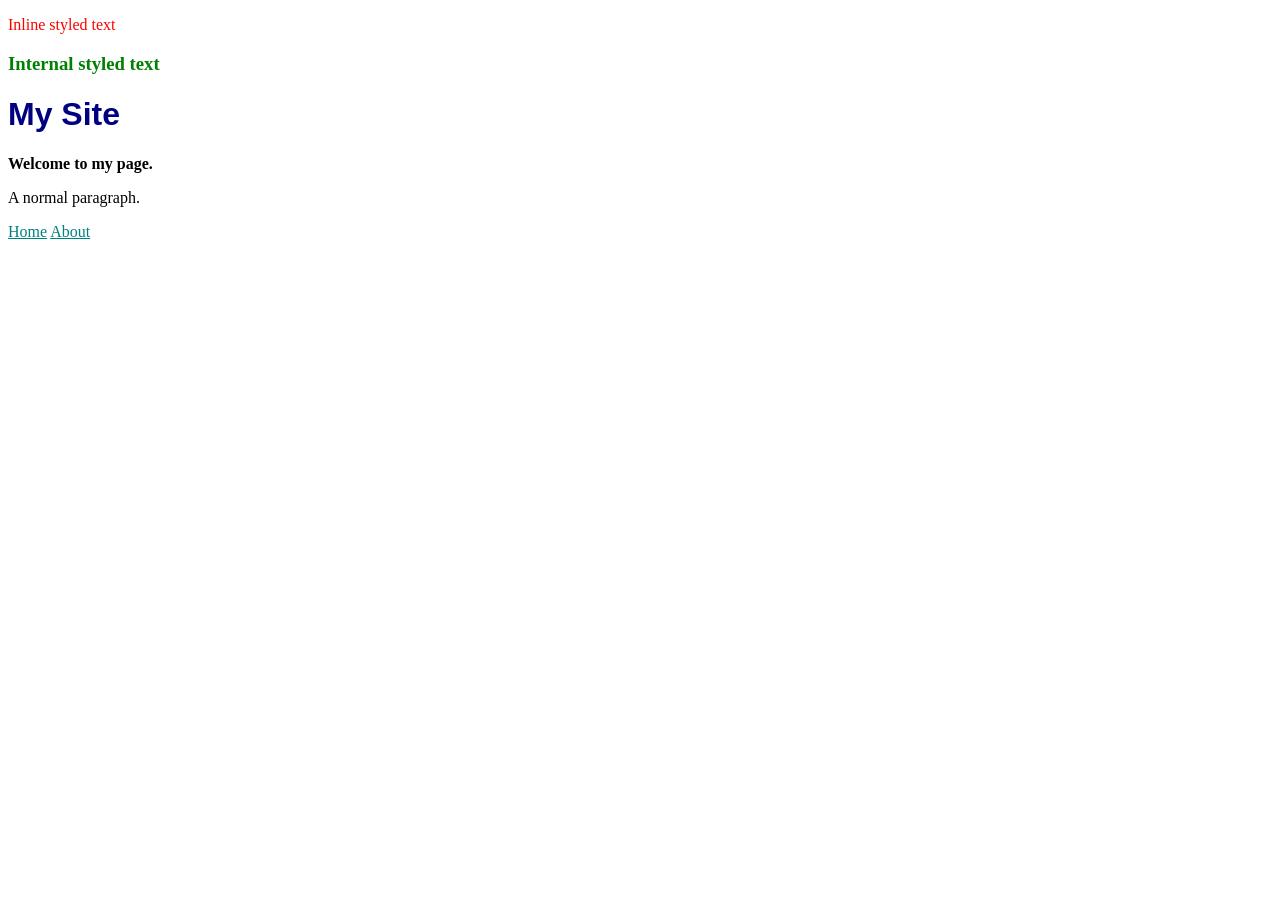
<file: Basics/Index.html>
<!DOCTYPE html>
<html lang="en">
<head>
    <meta charset="UTF-8">
    <meta name="viewport" content="width=device-width, initial-scale=1.0">
    <title>Document</title>
    <style>
        h3 { color : green;}
    </style>
    <link rel="stylesheet" href="styles.css">
</head>
<body>
    <!-- 1. Inline (avoid in real projects) -->
     <p style="color: red;">Inline styled text</p>

    <!-- 2. Internal : goes inside <head> -->
    <h3>Internal styled text</h3>

    <!-- 3. External (best) : link a separate CSS file from the same directory -->
    <!-- <h4>External styled text.</h4> -->

    <h1 id="main-title" class="title">My Site</h1>
    <p class="intro">Welcome to my page.</p>
    <p>A normal paragraph.</p>
    <nav><a href="#">Home</a> <a href="#">About</a></nav>
</body>
</html>
</file>
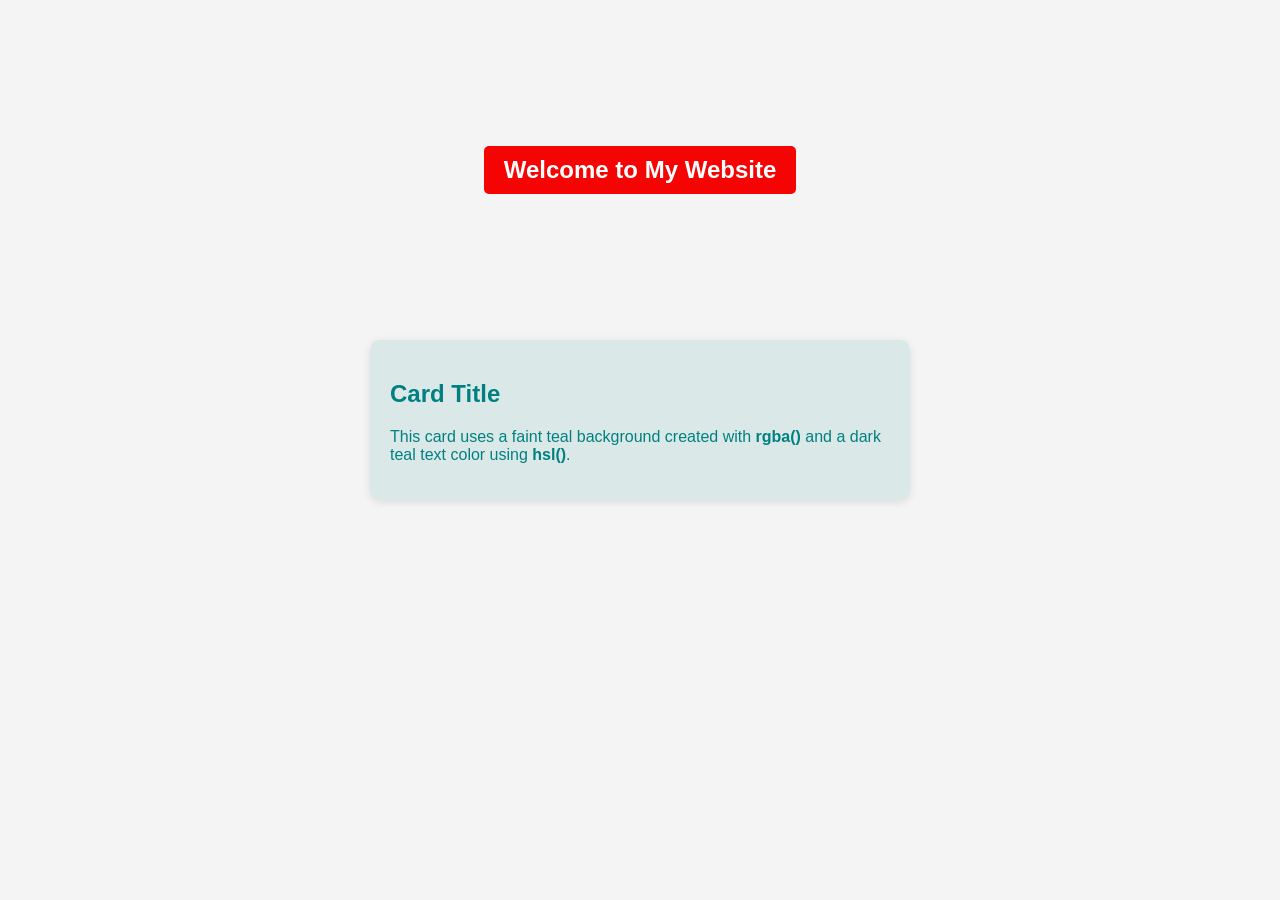
<file: background/Background.html>
<!DOCTYPE html>
<html lang="en">
<head>
    <meta charset="UTF-8">
    <meta name="viewport" content="width=device-width, initial-scale=1.0">
    <title></title>
</head>
<style>
body {
    background-color: #f4f4f4; /* Light grey page */
    color: #333; /* Dark grey text */
    font-family: Arial, sans-serif;
    margin: 0;
    padding: 20px;
}

.card {
    background-color: rgba(0, 128, 128, 0.1); /* Faint teal */
    color: hsl(180, 100%, 25%);
    padding: 20px;
    border-radius: 10px;
    max-width: 500px;
    margin: 20px auto;
    box-shadow: 0 2px 8px rgba(0, 0, 0, 0.1);
}

.hero {
    background-image: url("https://picsum.photos/id/1018/800/400");
    background-size: cover;
    background-position: center;
    background-repeat: no-repeat;
    color: white;
    height: 300px;
    display: flex;
    align-items: center;
    Justify-content: center;
    text-align: center;
    border-radius: 10px;
    margin-bottom: 20px;
}
.hero h1 {
    background: rgb(245, 4, 4);
    padding: 10px 20px;
    border-radius: 5px;
}
</style>
<body>
    <section class="hero">
        <h1>Welcome to My Website</h1>
    </section>
    <div class="card">
        <h2>Card Title</h2>
        <p>This card uses a faint teal background created with <strong>rgba()</strong> and a dark teal text color using <strong>hsl()</strong>.</p>
    </div>
</body>
</html>
</file>
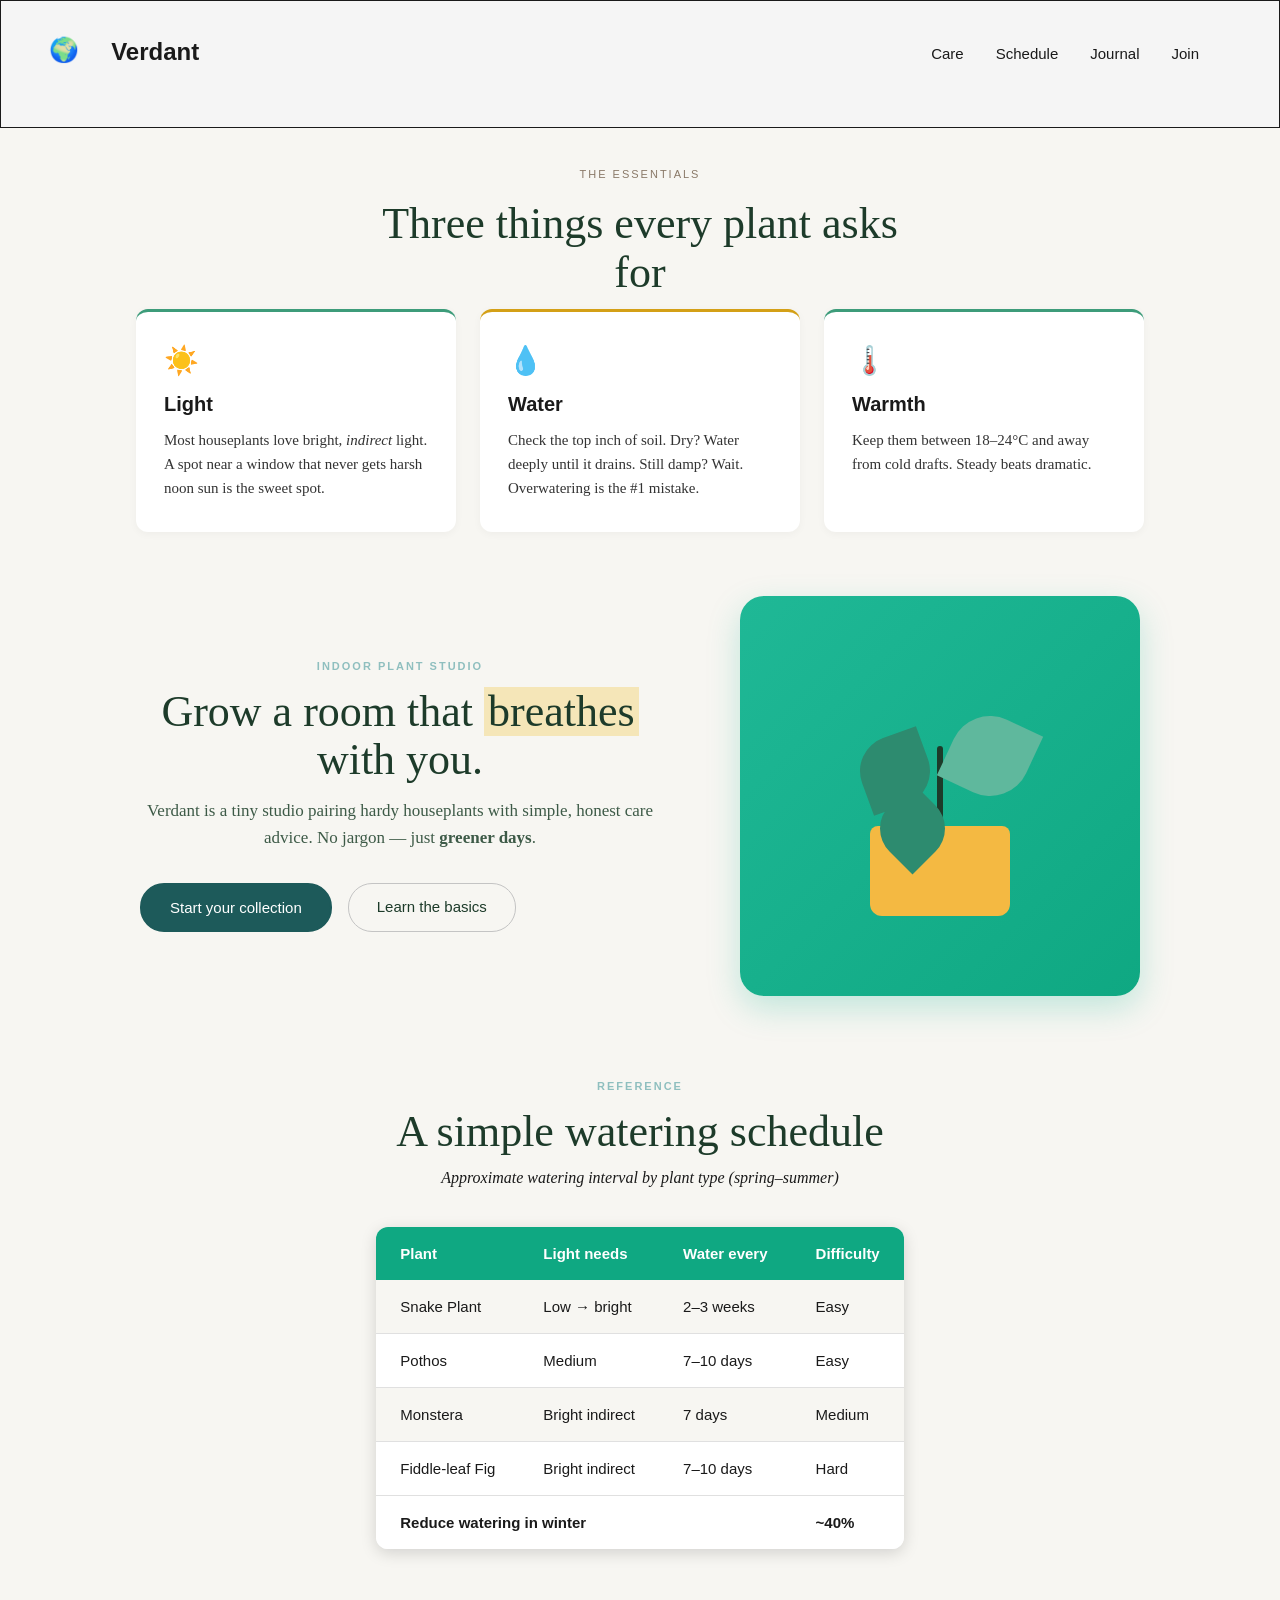
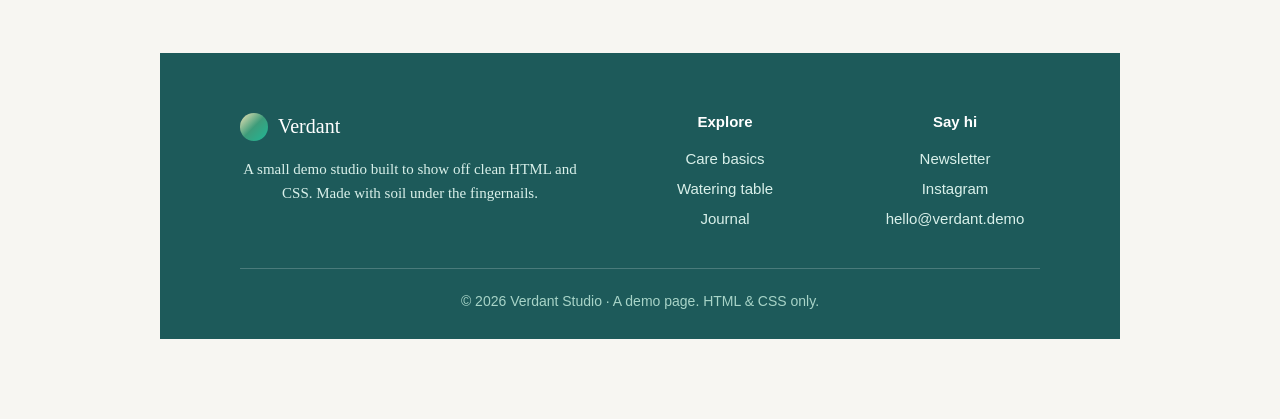
<file: project/Project.html>
<!DOCTYPE html>
<html lang="en">
<head>
  <meta charset="UTF-8">
  <meta name="viewport" content="width=device-width, initial-scale=1.0">
  <title>Plant Care Essentials</title>
  <link rel="stylesheet" href="Project.css">
</head>
<body>
  <div id="container">  
  <header class="header">
    <nav class="nav">
      <h1 class="logo">🌍</h1>
      <h6 class="cname">Verdant</h6>
      <a href="#care">Care</a>
      <a href="#schedule">Schedule</a>
      <a href="#journal">Journal</a>
      <a href="#join">Join</a>
    </nav>
  </header>
  </div>

  <section class="essentials">
    <p class="subheading">THE ESSENTIALS</p>
    <h1>Three things every plant asks<br>for</h1>
    
    <div class="cards">
      <div class="card">
        <span class="icon">☀️</span>
        <h2>Light</h2>
        <p>Most houseplants love bright, <em>indirect</em> light. A spot near a window that never gets harsh noon sun is the sweet spot.</p>
      </div>

      <div class="card">
        <span class="icon">💧</span>
        <h2>Water</h2>
        <p>Check the top inch of soil. Dry? Water deeply until it drains. Still damp? Wait. Overwatering is the #1 mistake.</p>
      </div>

      <div class="card">
        <span class="icon">🌡️</span>
        <h2>Warmth</h2>
        <p>Keep them between 18–24°C and away from cold drafts. Steady beats dramatic.</p>
      </div>
      <main class="hero">
    <div class="hero-content">
      <p class="eyebrow">INDOOR PLANT STUDIO</p>
      <h1>Grow a room that <span class="highlight">breathes</span> with you.</h1>
      <p class="description">
        Verdant is a tiny studio pairing hardy houseplants with simple, 
        honest care advice. No jargon — just <strong>greener days</strong>.
      </p>
      <div class="buttons">
        <a href="#start" class="btn btn-primary">Start your collection</a>
        <a href="#learn" class="btn btn-secondary">Learn the basics</a>
      </div>
    </div>

    <div class="hero-image">
      <div class="plant-card">
        <div class="plant-pot"></div>
        <div class="plant-stem"></div>
        <div class="leaf leaf-1"></div>
        <div class="leaf leaf-2"></div>
        <div class="leaf leaf-3"></div>
      </div>
    </div>
  </main>
  <main class="schedule">
    <p class="eyebrow">REFERENCE</p>
    <h1>A simple watering schedule</h1>
    <p class="subtitle">Approximate watering interval by plant type (spring–summer)</p>

    <div class="table-wrapper">
      <table class="schedule-table">
        <thead>
          <tr>
            <th>Plant</th>
            <th>Light needs</th>
            <th>Water every</th>
            <th>Difficulty</th>
          </tr>
        </thead>
        <tbody>
          <tr>
            <td>Snake Plant</td>
            <td>Low → bright</td>
            <td>2–3 weeks</td>
            <td>Easy</td>
          </tr>
          <tr>
            <td>Pothos</td>
            <td>Medium</td>
            <td>7–10 days</td>
            <td>Easy</td>
          </tr>
          <tr>
            <td>Monstera</td>
            <td>Bright indirect</td>
            <td>7 days</td>
            <td>Medium</td>
          </tr>
          <tr>
            <td>Fiddle-leaf Fig</td>
            <td>Bright indirect</td>
            <td>7–10 days</td>
            <td>Hard</td>
          </tr>
          <tr class="footer-row">
            <td colspan="3"><strong>Reduce watering in winter</strong></td>
            <td><strong>~40%</strong></td>
          </tr>
        </tbody>
      </table>
    </div>
  </main>
  <footer class="footer">
  <div class="footer-content">
    <div class="footer-brand">
      <div class="footer-logo">
        <div class="logo-icon"></div>
        Verdant
      </div>
      <p>A small demo studio built to show off clean HTML and CSS. Made with soil under the fingernails.</p>
    </div>
    
    <div class="footer-col">
      <h4>Explore</h4>
      <ul>
        <li><a href="#care">Care basics</a></li>
        <li><a href="#watering">Watering table</a></li>
        <li><a href="#journal">Journal</a></li>
      </ul>
    </div>
    
    <div class="footer-col">
      <h4>Say hi</h4>
      <ul>
        <li><a href="#newsletter">Newsletter</a></li>
        <li><a href="#instagram">Instagram</a></li>
        <li><a href="mailto:hello@verdant.demo">hello@verdant.demo</a></li>
      </ul>
    </div>
  </div>
  
  <div class="footer-bottom">
    © 2026 Verdant Studio · A demo page. HTML & CSS only.
  </div>
</footer>
    </div>
  </section>
</body>
</html>
</file>
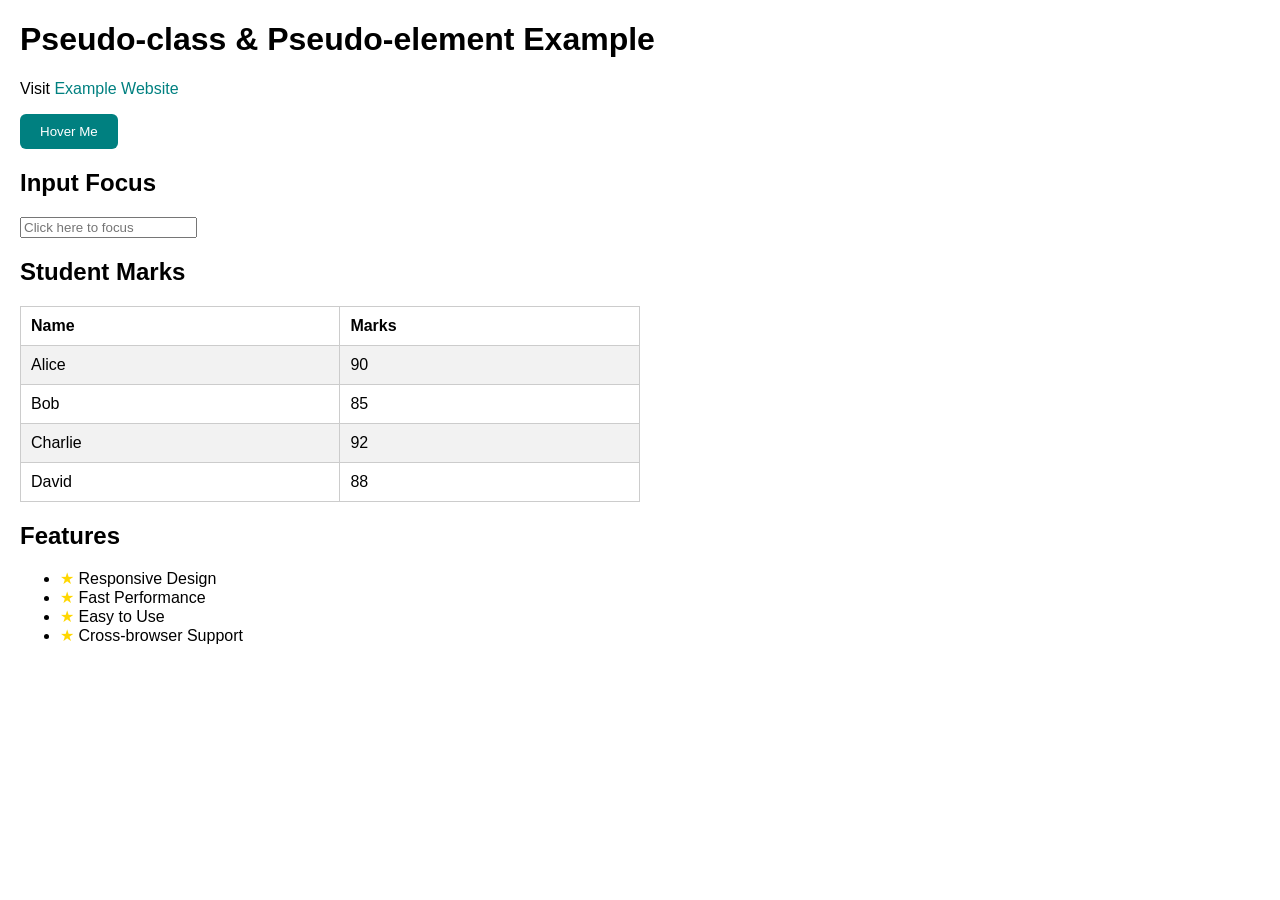
<file: pseudo/Pseudo.html>
<!DOCTYPE html>
<html lang="en">
<head>
    <meta charset="UTF-8">
    <meta name="viewport" content="width=<device-width>, initial-scale=1.0">
    <title>Document</title>
</head>
<style>
    body {
        font-family: Arial, sans-serif;
        margin: 20px;
    }

/* Link hover effect */
    a {
        color: teal;
        text-decoration: none;
        transition: color 0.2s;
    }

    a:hover {
        color: crimson;
        text-decoration: underline;
    }

    /* A button that lifts on hover */
    .btn {
        background: teal;
        color: white;
        padding: 10px 20px;
        border: none;
        border-radius: 6px;
        cursor: pointer;
    }

    .btn:hover {
    background: #005f5f;
    }

    /* Highlight a focused input */
        input:focus {
        outline: 2px solid teal;
    }

    /* Zebra-striping for table rows */
        table {
        border-collapse: collapse;
    }

    tr:nth-child(even) {
        background: #f2f2f2;
    }

    table{
        border-collapse: collapse;
        width: 50%;
        margin-top: 20px;
    }
    th, td {
        border: 1px solid #ccc;
        padding: 10px;
        text-align: left;
    }

    /* Add a star before each feature */
    .features li::before {
        content: "★ ";
        color: gold;
    }

</style>
<body>
    <h1>Pseudo-class &amp; Pseudo-element Example</h1>

    <p>
        <!-- Hover Link -->
        Visit
        <a href="https://example.com" target="_blank">
            Example Website
        </a>
    </p>

    <!-- Hover Button -->
    <button class="btn">Hover Me</button>

    <!-- Focus Input -->
    <h2>Input Focus</h2>
    <input type="text" placeholder="Click here to focus">

    <!-- Zebra Table -->
    <h2>Student Marks</h2>

    <table>
        <tr>
            <th>Name</th>
            <th>Marks</th>
        </tr>
        <tr>
            <td>Alice</td>
            <td>90</td>
        </tr>
        <tr>
            <td>Bob</td>
            <td>85</td>
        </tr>
        <tr>
            <td>Charlie</td>
            <td>92</td>
        </tr>
         <tr>
        <td>David</td>
        <td>88</td>
    </tr>
    </table>

    <!-- List with Stars -->
    <h2>Features</h2>

    <ul class="features">
        <li>Responsive Design</li>
        <li>Fast Performance</li>
        <li>Easy to Use</li>
        <li>Cross-browser Support</li>
    </ul>
</body>
</html>
</file>
<file: Basics/styles.css>
/* styles.css
h4{
    color : blue;
    font-size : 18px;
} */
 /*  Every h1.h2 gets the same font */
 h1, h2 
    {font-family: 'Arial', sans-serif} 
    /* The one element with id="main-title" */
    #main-title {
        color: navy;}
        /*  any element with class="intro" */
        .intro {
            font-weight: bold;}

            /*  only links that live inside a <nav> */
            nav a {
                color:teal;
                text-decoration: underline;
            }
</file>
<file: project/Project.css>
* {
  margin: 0;
  padding: 0;
  box-sizing: border-box;
}

body {
  font-family: Georgia, 'Times New Roman', serif;
  background-color: #e8e6e1;
  color: #1a1a1a;
}

/* Top Nav */
.header {
  display: flex;
  justify-content: flex-end;
  padding: 24px 60px;
}

.nav {
  display: flex;
  gap: 32px;
  font-family: Arial, sans-serif;
}

.nav a {
  text-decoration: none;
  color: #1a1a1a;
  font-size: 15px;
  font-weight: 400;
}

.nav a:hover {
  opacity: 0.7;
}

/* Main Section */
.essentials {
  max-width: 1200px;
  margin: 0 auto;
  text-align: center;
  padding: 40px 20px 80px;
}

.subheading {
  font-size: 11px;
  letter-spacing: 2px;
  text-transform: uppercase;
  color: #8a7968;
  margin-bottom: 20px;
  font-family: Arial, sans-serif;
}

h1 {
  font-size: 42px;
  font-weight: 400;
  margin-bottom: 60px;
  line-height: 1.2;
}

.cards {
  display: flex;
  gap: 24px;
  justify-content: center;
  flex-wrap: wrap;
}

.card {
  background: #ffffff;
  border-radius: 12px;
  padding: 32px 28px;
  width: 320px;
  text-align: left;
  box-shadow: 0 2px 8px rgba(0,0,0,0.04);
  border-top: 3px solid;
}

.card:nth-child(1) { border-top-color: #3d9c7a; }
.card:nth-child(2) { border-top-color: #d4a017; }
.card:nth-child(3) { border-top-color: #3d9c7a; }

.icon {
  font-size: 28px;
  margin-bottom: 16px;
  display: block;
}

.card h2 {
  font-size: 20px;
  font-weight: 600;
  margin-bottom: 12px;
  font-family: Arial, sans-serif;
}

.card p {
  font-size: 15px;
  line-height: 1.6;
  color: #333;
}

.card em { font-style: italic; }

@media (max-width: 768px) {
  .header { padding: 20px 24px; }
  .nav { gap: 20px; }
  h1 { font-size: 32px; }
  .cards { flex-direction: column; align-items: center; }
  .card { width: 100%; max-width: 400px; }
}

#container {
  max-width: 1350px;
  margin: 0 auto;
  padding: 20px;
  background-color: #f5f5f5;
  border:#1a1a1a solid 1px;
}
.logo {
  font-size: 24px;
  font-weight: bold;
  color: #1a1a1a;
  display: flex;
  justify-content: flex-end;
  transform: translateX(-700px) translateY(-8px);
}
.cname {
  font-size: 24px;
  font-weight: bold;
  color: #1a1a1a;
  transform: translateX(-700px) translateY(-7px);
}
/* Hero Section */
.hero {
  max-width: 1280px;
  margin: 0 auto;
  padding: 40px 80px;
  display: flex;
  align-items: center;
  gap: 80px;
}

.hero-content {
  flex: 1;
  max-width: 560px;
}

.eyebrow {
  font-size: 11px;
  letter-spacing: 2px;
  text-transform: uppercase;
  color: #a08b6f;
  margin-bottom: 24px;
  font-family: Arial, sans-serif;
  font-weight: 600;
}

h1 {
  font-size: 56px;
  font-weight: 700;
  line-height: 1.1;
  margin-bottom: 24px;
  color: #1d3b2a;
}

.highlight {
  background-color: #f5e6b8;
  padding: 0 4px;
}

.description {
  font-size: 17px;
  line-height: 1.6;
  color: #3d5a47;
  margin-bottom: 32px;
}

.description strong {
  font-weight: 700;
}

.buttons {
  display: flex;
  gap: 16px;
  flex-wrap: wrap;
}

.btn {
  padding: 14px 28px;
  border-radius: 24px;
  text-decoration: none;
  font-family: Arial, sans-serif;
  font-size: 15px;
  font-weight: 500;
  transition: all 0.2s;
}

.btn-primary {
  background-color: #1d5a5a;
  color: #ffffff;
  border: 2px solid #1d5a5a;
}

.btn-primary:hover {
  background-color: #164747;
}

.btn-secondary {
  background-color: transparent;
  color: #1d3b2a;
  border: 1.5px solid #c4c4c4;
}

.btn-secondary:hover {
  border-color: #1d3b2a;
}

/* Plant Illustration */
.hero-image {
  flex-shrink: 0;
}

.plant-card {
  width: 400px;
  height: 400px;
  background: linear-gradient(135deg, #1fb896 0%, #0fa882 100%);
  border-radius: 24px;
  position: relative;
  box-shadow: 0 12px 32px rgba(31, 184, 150, 0.25);
}

.plant-pot {
  position: absolute;
  bottom: 80px;
  left: 50%;
  transform: translateX(-50%);
  width: 140px;
  height: 90px;
  background-color: #f4b942;
  border-radius: 8px 8px 12px 12px;
}

.plant-stem {
  position: absolute;
  bottom: 170px;
  left: 50%;
  transform: translateX(-50%);
  width: 6px;
  height: 80px;
  background-color: #1d3b2a;
  border-radius: 3px;
}

.leaf {
  position: absolute;
  background-color: #2d8b6f;
  border-radius: 50% 0;
}

.leaf-1 {
  width: 70px;
  height: 70px;
  top: 140px;
  left: 120px;
  transform: rotate(-20deg);
}

.leaf-2 {
  width: 80px;
  height: 80px;
  top: 120px;
  right: 110px;
  transform: rotate(25deg);
  background-color: #5fb89d;
}

.leaf-3 {
  width: 65px;
  height: 65px;
  top: 200px;
  left: 140px;
  transform: rotate(-45deg);
}

/* Responsive */
@media (max-width: 1024px) {
  .hero {
    flex-direction: column;
    padding: 40px 40px 60px;
    gap: 60px;
  }
  
  .hero-content {
    max-width: 100%;
  }
  
  h1 {
    font-size: 44px;
  }
  
  .plant-card {
    width: 320px;
    height: 320px;
  }
}

@media (max-width: 768px) {
  .header {
    padding: 20px 24px;
  }
  
  .hero {
    padding: 20px 24px 60px;
  }
  
  h1 {
    font-size: 36px;
  }
  
  .plant-card {
    width: 280px;
    height: 280px;
  }
  
  .buttons {
    flex-direction: column;
  }
  
  .btn {
    text-align: center;
  }
}
/* Main Section */
.schedule {
  max-width: 1100px;
  margin: 0 auto;
  padding: 20px 80px 80px;
}
.eyebrow {
  font-size: 11px;
  letter-spacing: 2px;
  text-transform: uppercase;
  color: #8fbfbf;
  margin-bottom: 16px;
  font-family: Arial, sans-serif;
  font-weight: 600;
}
h1 {
  font-size: 44px;
  font-weight: 400;
  margin-bottom: 12px;
}

.subtitle {
  font-size: 16px;
  margin-bottom: 40px;
  font-style: italic;
}
/* Table */
.table-wrapper {
  background-color: #ffffff;
  border-radius: 12px;
  overflow: hidden;
  box-shadow: 0 4px 16px rgba(0,0,0,0.15);
}

.schedule-table {
  width: 100%;
  border-collapse: collapse;
  font-family: Arial, sans-serif;
}

.schedule-table thead {
  background-color: #0fa882;
  color: #ffffff;
}

.schedule-table th {
  padding: 18px 24px;
  text-align: left;
  font-size: 15px;
  font-weight: 600;
}

.schedule-table td {
  padding: 18px 24px;
  text-align: left;
  font-size: 15px;
  color: #1a1a1a;
  background-color: #f7f6f2;
  border-bottom: 1px solid #e0e0e0;
}

.schedule-table tbody tr:last-child td {
  border-bottom: none;
}

.schedule-table tbody tr:nth-child(even) td {
  background-color: #ffffff;
}

.footer-row td {
  background-color: #ffffff !important;
  font-weight: 600;
  color: #1a1a1a;
}

.footer-row td strong {
  font-weight: 700;
}

/* Responsive */
@media (max-width: 768px) {
  .header {
    padding: 20px 24px;
  }
  
  .nav {
    gap: 24px;
  }
  
  .schedule {
    padding: 20px 24px 60px;
  }
  
  h1 {
    font-size: 32px;
  }
  
  .schedule-table th,
  .schedule-table td {
    padding: 14px 12px;
    font-size: 14px;
  }
  
  .table-wrapper {
    overflow-x: auto;
  }
}
* {
  margin: 0;
  padding: 0;
  box-sizing: border-box;
}

body {
  font-family: Georgia, 'Times New Roman', serif;
  background-color: #f7f6f2;
}

/* Footer */
.footer {
  background-color: #1d5a5a;
  color: #ffffff;
  padding: 60px 80px 30px;
}

.footer-content {
  max-width: 1280px;
  margin: 0 auto;
  display: grid;
  grid-template-columns: 2fr 1fr 1fr;
  gap: 60px;
  padding-bottom: 40px;
  border-bottom: 1px solid rgba(255,255,255,0.2);
}

.footer-brand {
  display: flex;
  flex-direction: column;
  gap: 16px;
}

.footer-logo {
  display: flex;
  align-items: center;
  gap: 10px;
  font-family: Georgia, serif;
  font-size: 20px;
  font-weight: 500;
  color: #ffffff;
}

.logo-icon {
  width: 28px;
  height: 28px;
  background: linear-gradient(135deg, #f5e6b8 0%, #3d9c7a 50%, #1fb896 100%);
  border-radius: 50%;
}

.footer-brand p {
  font-size: 15px;
  line-height: 1.6;
  color: #d9f0ea;
  max-width: 340px;
}

.footer-col h4 {
  font-family: Arial, sans-serif;
  font-size: 15px;
  font-weight: 600;
  margin-bottom: 20px;
  color: #ffffff;
}

.footer-col ul {
  list-style: none;
  display: flex;
  flex-direction: column;
  gap: 12px;
}

.footer-col a {
  text-decoration: none;
  color: #d9f0ea;
  font-size: 15px;
  font-family: Arial, sans-serif;
  transition: color 0.2s;
}

.footer-col a:hover {
  color: #ffffff;
}

.footer-bottom {
  max-width: 1280px;
  margin: 0 auto;
  padding-top: 24px;
  text-align: center;
  font-size: 14px;
  color: #a8d4c8;
  font-family: Arial, sans-serif;
}

/* Responsive */
@media (max-width: 1024px) {
  .footer {
    padding: 60px 40px 30px;
  }
  
  .footer-content {
    grid-template-columns: 1fr 1fr;
    gap: 40px;
  }
}

@media (max-width: 768px) {
  .footer {
    padding: 50px 24px 24px;
  }
  
  .footer-content {
    grid-template-columns: 1fr;
    gap: 32px;
  }
  
  .footer-brand p {
    max-width: 100%;
  }
}
</file>
